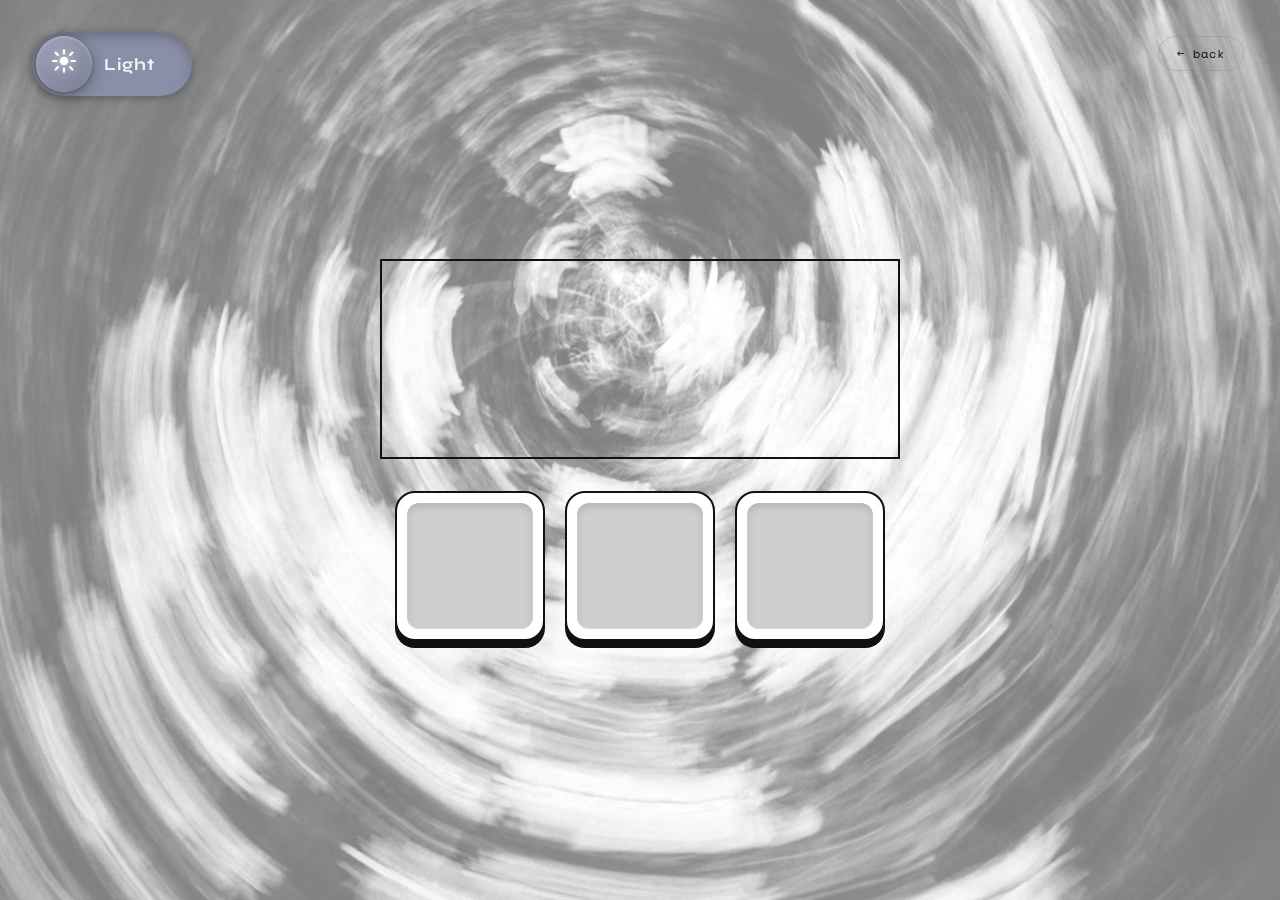
<file: a.html>
<!DOCTYPE html>
<html lang="en">
<head>
    <meta charset="UTF-8">
    <meta name="viewport" content="width=device-width, initial-scale=1.0">
    <title>Dream</title>
    <link rel="preconnect" href="https://fonts.googleapis.com">
    <link href="https://fonts.googleapis.com/css2?family=Syne:wght@700;800&family=Space+Mono:wght@400;700&display=swap" rel="stylesheet">
    <style>
        * {
            margin: 0;
            padding: 0;
            box-sizing: border-box;
        }

        :root {
            --bg: #ffffff;
            --text: #111111;
            --transition-speed: 0.6s;
        }

        body {
            font-family: 'Space Mono', monospace;
            background: var(--bg);
            color: var(--text);
            width: 100vw;
            height: 100vh;
            overflow: hidden;
            position: relative;
            transition: background var(--transition-speed) cubic-bezier(0.4, 0, 0.2, 1),
                        color var(--transition-speed) cubic-bezier(0.4, 0, 0.2, 1);
        }

        body::before {
            content: "";
            position: fixed;
            top: 0;
            left: 0;
            width: 100%;
            height: 100%;
            background-image: url('image/b1.png');
            background-size: cover;
            background-position: center;
            background-repeat: no-repeat;
            opacity: 0.5;
            z-index: -1;
            transition: opacity var(--transition-speed) ease;
            pointer-events: none;
        }

        body.dark::before {
            opacity: 0.5;
            filter: brightness(0.6) grayscale(0.2);
        }

        body.dark {
            --bg: #1e1e1e;
            --text: #e0e0e0;
        }

        .toggle-wrap {
            position: fixed;
            top: 32px;
            left: 32px;
            z-index: 100;
        }

        .toggle-track {
            position: relative;
            width: 160px;
            height: 64px;
            border-radius: 999px;
            background: #8a8fa8;
            box-shadow: inset 0 4px 12px rgba(0, 0, 0, 0.25),
                        inset 0 -2px 6px rgba(255, 255, 255, 0.12),
                        0 2px 8px rgba(0, 0, 0, 0.3);
            transition: background var(--transition-speed) cubic-bezier(0.4, 0, 0.2, 1);
            cursor: pointer;
            user-select: none;
        }

        body.dark .toggle-track {
            background: #2e2e2e;
            box-shadow: inset 0 4px 12px rgba(0, 0, 0, 0.5),
                        inset 0 -2px 6px rgba(255, 255, 255, 0.04),
                        0 2px 8px rgba(0, 0, 0, 0.5);
        }

        .toggle-label {
            position: absolute;
            top: 50%;
            transform: translateY(-50%);
            font-family: 'Syne', sans-serif;
            font-weight: 700;
            font-size: 17px;
            color: rgba(255, 255, 255, 0.9);
            letter-spacing: 0.04em;
            pointer-events: none;
            transition: opacity 0.3s ease, left 0.5s cubic-bezier(0.4, 0, 0.2, 1);
            white-space: nowrap;
        }

        .label-light {
            left: 72px;
            opacity: 1;
        }

        .label-dark {
            left: 20px;
            opacity: 0;
        }

        body.dark .label-light {
            opacity: 0;
        }

        body.dark .label-dark {
            opacity: 1;
        }

        .toggle-knob {
            position: absolute;
            top: 4px;
            left: 4px;
            width: 56px;
            height: 56px;
            border-radius: 50%;
            background: linear-gradient(145deg, #9ea3b8, #7a7f96);
            box-shadow: 0 4px 16px rgba(0, 0, 0, 0.35),
                        0 1px 4px rgba(0, 0, 0, 0.2),
                        inset 0 1px 3px rgba(255, 255, 255, 0.3);
            display: flex;
            align-items: center;
            justify-content: center;
            transition: left 0.5s cubic-bezier(0.34, 1.56, 0.64, 1),
                        background 0.5s cubic-bezier(0.4, 0, 0.2, 1),
                        box-shadow 0.5s ease;
            z-index: 3;
        }

        body.dark .toggle-knob {
            left: 100px;
            background: linear-gradient(145deg, #3a3a3a, #2a2a2a);
            box-shadow: 0 4px 16px rgba(0, 0, 0, 0.6),
                        0 1px 4px rgba(0, 0, 0, 0.4),
                        inset 0 1px 3px rgba(255, 255, 255, 0.08);
        }

        .knob-icon {
            display: flex;
            align-items: center;
            justify-content: center;
            width: 28px;
            height: 28px;
            transition: opacity 0.3s ease;
        }

        .icon-sun,
        .icon-moon {
            position: absolute;
            transition: opacity 0.3s ease;
        }

        .icon-sun {
            opacity: 1;
        }

        .icon-moon {
            opacity: 0;
        }

        body.dark .icon-sun {
            opacity: 0;
        }

        body.dark .icon-moon {
            opacity: 1;
        }

        .icon-sun svg,
        .icon-moon svg {
            width: 26px;
            height: 26px;
            filter: drop-shadow(0 0 4px rgba(255, 255, 255, 0.6));
        }

        .page-content {
            position: fixed;
            top: 50%;
            left: 50%;
            transform: translate(-50%, -50%);
            display: flex;
            flex-direction: column;
            align-items: center;
            gap: 32px;
        }

        .text-box {
            width: 520px;
            min-height: 200px;
            border: 2px solid #111;
            border-radius: 0;
            padding: 20px 22px;
            position: relative;
            display: flex;
            align-items: center;
            gap: 12px;
            background: transparent;
            transition: border-color 0.3s ease;
        }

        body.dark .text-box {
            border-color: #ddd;
        }

        .custom-select {
            position: relative;
            font-family: 'Space Mono', monospace;
            font-size: 13px;
        }

        .select-btn {
            display: flex;
            align-items: center;
            gap: 8px;
            padding: 8px 16px;
            border: 1.5px solid #111;
            border-radius: 4px;
            background: transparent;
            color: var(--text);
            font-family: 'Space Mono', monospace;
            font-size: 13px;
            cursor: pointer;
            letter-spacing: 0.04em;
            transition: background 0.2s ease;
            white-space: nowrap;
        }

        body.dark .select-btn {
            border-color: #ddd;
        }

        .select-btn:hover {
            background: rgba(128, 128, 128, 0.08);
        }

        .select-btn .arrow {
            display: inline-block;
            transition: transform 0.25s ease;
            font-size: 10px;
            opacity: 0.6;
        }

        .select-btn.open .arrow {
            transform: rotate(180deg);
        }

        .select-dropdown {
            margin-top: 6px;
            background: transparent;
            overflow: hidden;
            max-height: 0;
            opacity: 0;
            pointer-events: none;
            transition: max-height 0.3s ease, opacity 0.25s ease;
        }

        .select-dropdown.open {
            max-height: 200px;
            opacity: 1;
            pointer-events: all;
        }

        .select-option {
            padding: 10px 16px;
            font-family: 'Space Mono', monospace;
            font-size: 13px;
            color: var(--text);
            cursor: pointer;
            letter-spacing: 0.04em;
            transition: background 0.15s ease;
        }

        .select-option:hover {
            background: rgba(128, 128, 128, 0.1);
        }

        .text-box-inner {
            display: flex;
            align-items: center;
            gap: 14px;
            width: 100%;
            opacity: 0;
            transform: translateY(4px);
            transition: opacity 0.4s ease, transform 0.4s ease;
            pointer-events: none;
        }

        .text-box-inner.visible {
            opacity: 1;
            transform: translateY(0);
            pointer-events: all;
        }

        .box-text {
            flex: 1;
            font-family: 'Space Mono', monospace;
            font-size: 13px;
            color: var(--text);
            letter-spacing: 0.04em;
            transition: opacity 0.3s ease;
        }

        .box-text.done {
            opacity: 0.3;
            text-decoration: line-through;
        }

        .checkbox {
            width: 22px;
            height: 22px;
            border: 2px solid #111;
            border-radius: 4px;
            flex-shrink: 0;
            cursor: pointer;
            display: flex;
            align-items: center;
            justify-content: center;
            transition: background 0.3s ease, border-color 0.3s ease;
            background: transparent;
        }

        body.dark .checkbox {
            border-color: #ddd;
        }

        .checkbox.checked {
            background: #3ddc84;
            border-color: #3ddc84;
        }

        .checkbox svg {
            opacity: 0;
            transition: opacity 0.2s ease;
        }

        .checkbox.checked svg {
            opacity: 1;
        }

        .keys-row {
            display: flex;
            gap: 20px;
        }

        .key {
            width: 150px;
            height: 150px;
            border-radius: 20px;
            background: var(--bg);
            border: 2.5px solid #111;
            box-shadow: 0 7px 0 0 #111;
            cursor: pointer;
            position: relative;
            user-select: none;
            transition: box-shadow 0.08s ease, transform 0.08s ease;
        }

        .key::before {
            content: '';
            position: absolute;
            inset: 10px;
            border-radius: 12px;
            background: color-mix(in srgb, var(--bg) 60%, #888 40%);
            box-shadow: inset 0 3px 8px rgba(0, 0, 0, 0.15),
                        inset 0 -1px 3px rgba(255, 255, 255, 0.5);
        }

        .key:active {
            transform: translateY(6px);
            box-shadow: 0 1px 0 0 #111;
        }

        body.dark .key {
            border-color: #bbb;
            box-shadow: 0 7px 0 0 #bbb;
        }

        body.dark .key::before {
            background: color-mix(in srgb, #1e1e1e 60%, #555 40%);
            box-shadow: inset 0 3px 8px rgba(0, 0, 0, 0.4),
                        inset 0 -1px 3px rgba(255, 255, 255, 0.06);
        }

        body.dark .key:active {
            box-shadow: 0 1px 0 0 #bbb;
        }

        #typeField {
            width: 100%;
            background: transparent;
            border: none;
            outline: none;
            font-family: 'Space Mono', monospace;
            font-size: 14px;
            color: var(--text);
            letter-spacing: 0.04em;
            caret-color: var(--text);
        }

        #typeField::placeholder {
            color: rgba(128, 128, 128, 0.45);
        }

        .back-btn {
            position: fixed;
            top: 36px;
            right: 36px;
            background: none;
            border: 1px solid rgba(128, 128, 128, 0.3);
            color: var(--text);
            font-family: 'Space Mono', monospace;
            font-size: 12px;
            padding: 8px 18px;
            border-radius: 999px;
            cursor: pointer;
            transition: all 0.3s ease;
            letter-spacing: 0.08em;
        }

        .back-btn:hover {
            background: rgba(128, 128, 128, 0.15);
        }
    </style>
</head>
<body>
    <div class="toggle-wrap">
        <div class="toggle-track" id="toggleTrack">
            <span class="toggle-label label-light">Light</span>
            <span class="toggle-label label-dark">Dark</span>
            <div class="toggle-knob" id="toggleKnob">
                <div class="knob-icon">
                    <div class="icon-sun">
                        <svg viewBox="0 0 24 24" fill="none" stroke="white" stroke-width="2" stroke-linecap="round">
                            <circle cx="12" cy="12" r="4" fill="white" stroke="none" />
                            <line x1="12" y1="2" x2="12" y2="5" />
                            <line x1="12" y1="19" x2="12" y2="22" />
                            <line x1="2" y1="12" x2="5" y2="12" />
                            <line x1="19" y1="12" x2="22" y2="12" />
                            <line x1="4.22" y1="4.22" x2="6.34" y2="6.34" />
                            <line x1="17.66" y1="17.66" x2="19.78" y2="19.78" />
                            <line x1="4.22" y1="19.78" x2="6.34" y2="17.66" />
                            <line x1="17.66" y1="6.34" x2="19.78" y2="4.22" />
                        </svg>
                    </div>
                    <div class="icon-moon">
                        <svg viewBox="0 0 24 24" fill="white" stroke="none">
                            <path d="M21 12.79A9 9 0 1 1 11.21 3 7 7 0 0 0 21 12.79z" />
                        </svg>
                    </div>
                </div>
            </div>
        </div>
    </div>

    <button class="back-btn" onclick="history.back()">← back</button>

    <div class="page-content">
        <div class="text-box" id="textBox">
            <div class="text-box-inner" id="textBoxInner">
                <span class="box-text" id="boxText">So much to do, yet I act as if it’s all done.</span>
                <div class="checkbox" id="checkbox">
                    <svg width="13" height="10" viewBox="0 0 13 10" fill="none" stroke="white" stroke-width="2.2" stroke-linecap="round" stroke-linejoin="round">
                        <polyline points="1.5 5 5 8.5 11.5 1.5" />
                    </svg>
                </div>
            </div>
            <div class="text-box-inner" id="selectInner" style="flex-direction: column; align-items: flex-start;">
                <div class="custom-select" id="customSelect" style="width:100%;">
                    <button class="select-btn" id="selectBtn">
                        <span id="selectLabel">select</span>
                        <span class="arrow">▼</span>
                    </button>
                    <div class="select-dropdown" id="selectDropdown">
                        <div class="select-option" data-value="vanish">I don’t want to make a choice</div>
                        <div class="select-option" data-value="remain">I wish to avoid choosing</div>
                        <div class="select-option" data-value="silence">I refuse to choose</div>
                    </div>
                </div>
            </div>
            <div class="text-box-inner" id="typeInner">
                <input type="text" id="typeField" placeholder="type anything..." autocomplete="off" />
            </div>
        </div>
        <div class="keys-row">
            <div class="key key-1" id="key1"></div>
            <div class="key key-2" id="key2"></div>
            <div class="key key-3" id="key3"></div>
        </div>
    </div>

    <script>
        const track = document.getElementById('toggleTrack');
        let isDark = false;
        track.addEventListener('click', () => {
            isDark = !isDark;
            document.body.classList.toggle('dark', isDark);
        });

        const key1 = document.getElementById('key1');
        const textBoxInner = document.getElementById('textBoxInner');
        const checkbox = document.getElementById('checkbox');
        const boxText = document.getElementById('boxText');
        let textVisible = false;

        key1.addEventListener('click', () => {
            if (!textVisible) {
                selectInner.classList.remove('visible');
                selectVisible = false;
                textVisible = true;
                textBoxInner.classList.add('visible');
            }
        });

        checkbox.addEventListener('click', () => {
            checkbox.classList.add('checked');
            boxText.classList.add('done');
            setTimeout(() => {
                textBoxInner.classList.remove('visible');
                setTimeout(() => {
                    checkbox.classList.remove('checked');
                    boxText.classList.remove('done');
                    textVisible = false;
                }, 400);
            }, 600);
        });

        const key2 = document.getElementById('key2');
        const selectInner = document.getElementById('selectInner');
        const selectBtn = document.getElementById('selectBtn');
        const selectDropdown = document.getElementById('selectDropdown');
        const selectLabel = document.getElementById('selectLabel');
        let selectVisible = false;

        key2.addEventListener('click', () => {
            if (!selectVisible) {
                textBoxInner.classList.remove('visible');
                textVisible = false;
                selectVisible = true;
                selectInner.classList.add('visible');
            }
        });

        selectBtn.addEventListener('click', (e) => {
            e.stopPropagation();
            const isOpen = selectDropdown.classList.contains('open');
            selectDropdown.classList.toggle('open', !isOpen);
            selectBtn.classList.toggle('open', !isOpen);
        });

        document.querySelectorAll('.select-option').forEach(opt => {
            opt.addEventListener('click', () => {
                selectDropdown.classList.remove('open');
                selectBtn.classList.remove('open');
                selectInner.style.transition = 'opacity 0.4s ease';
                selectInner.style.opacity = '0';
                setTimeout(() => {
                    selectInner.classList.remove('visible');
                    selectInner.style.opacity = '';
                    selectInner.style.transition = '';
                    selectLabel.textContent = 'select';
                    selectVisible = false;
                }, 400);
            });
        });

        document.addEventListener('click', () => {
            selectDropdown.classList.remove('open');
            selectBtn.classList.remove('open');
        });

        const key3 = document.getElementById('key3');
        const typeInner = document.getElementById('typeInner');
        const typeField = document.getElementById('typeField');
        let typeVisible = false;
        let typeTimer = null;

        key3.addEventListener('click', () => {
            if (!typeVisible) {
                textBoxInner.classList.remove('visible');
                textVisible = false;
                selectInner.classList.remove('visible');
                selectVisible = false;
                typeVisible = true;
                typeInner.classList.add('visible');
                setTimeout(() => typeField.focus(), 400);
            }
        });

        typeField.addEventListener('input', () => {
            clearTimeout(typeTimer);
            typeTimer = setTimeout(() => {
                typeInner.style.transition = 'opacity 0.6s ease';
                typeInner.style.opacity = '0';
                setTimeout(() => {
                    typeInner.classList.remove('visible');
                    typeInner.style.opacity = '';
                    typeInner.style.transition = '';
                    typeField.value = '';
                    typeVisible = false;
                }, 600);
            }, 2000);
        });
    </script>
</body>
</html>
</file>
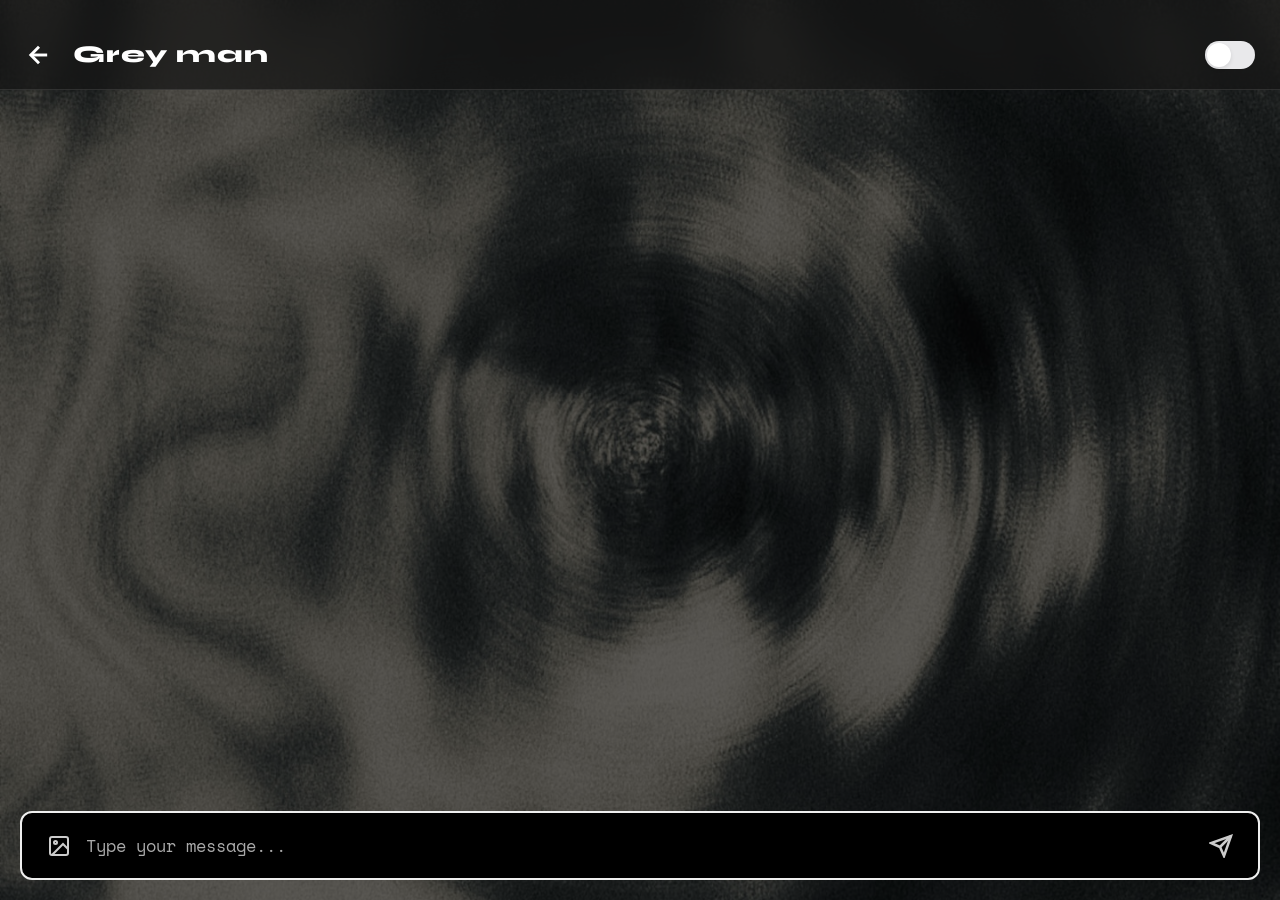
<file: chat.html>
<!DOCTYPE html>
<html lang="en">
<head>
    <meta charset="UTF-8">
    <meta name="viewport" content="width=device-width, initial-scale=1.0">
    <title>Chat</title>
    <link rel="preconnect" href="https://fonts.googleapis.com">
    <link href="https://fonts.googleapis.com/css2?family=Syne:wght@800&family=Space+Mono:wght@400;700&display=swap" rel="stylesheet">
    <style>
    * {
        margin: 0;
        padding: 0;
        box-sizing: border-box;
    }

    body {
        background-image: url('image/b2.jpg');
        background-size: cover;
        background-position: center;
        background-attachment: fixed;
        background-color: #000;
        font-family: 'Space Mono', monospace;
        height: 100vh;
        width: 100vw;
        display: flex;
        flex-direction: column;
        overflow: hidden;
        color: #fff;
    }

    body::before {
        content: '';
        position: absolute;
        top: 0;
        left: 0;
        right: 0;
        bottom: 0;
        background: rgba(0, 0, 0, 0.60);
        z-index: -1;
    }

    .header {
        background: rgba(20, 20, 20, 0.7);
        backdrop-filter: blur(20px);
        padding: 40px 25px 20px;
        display: flex;
        align-items: center;
        border-bottom: 1px solid rgba(255, 255, 255, 0.1);
        z-index: 100;
    }

    .chat-title {
        display: flex;
        align-items: center;
        gap: 10px;
        flex: 1;
        font-family: 'Syne', sans-serif;
        font-size: 24px;
        font-weight: 800;
        letter-spacing: .04em;
        color: #fff;
    }

    .mute-icon {
        display: none;
        width: 24px !important;
        height: 24px !important;
        stroke: #ff6b6b !important;
        stroke-width: 2.5;
        margin-top: 2px;
    }

    .header.is-muted .mute-icon {
        display: inline-block;
        animation: bellPop 0.3s cubic-bezier(0.175, 0.885, 0.32, 1.275);
    }

    @keyframes bellPop {
        0% { transform: scale(0); }
        100% { transform: scale(1); }
    }

    .mute-wrapper {
        width: 50px;
        height: 28px;
        background: #e9e9eb;
        border-radius: 14px;
        position: relative;
        cursor: pointer;
        transition: background 0.3s ease;
    }

    .mute-wrapper.active {
        background: #34c759;
    }

    .mute-switch {
        width: 24px;
        height: 24px;
        background: #fff;
        border-radius: 50%;
        position: absolute;
        top: 2px;
        left: 2px;
        box-shadow: 0 2px 4px rgba(0, 0, 0, 0.1);
        transition: left 0.3s cubic-bezier(0.4, 0, 0.2, 1);
    }

    .mute-wrapper.active .mute-switch {
        left: 24px;
    }

    .back-btn {
        margin-right: 20px;
        cursor: pointer;
        display: flex;
        align-items: center;
        stroke: #fff;
    }

    .chat-container {
        flex: 1;
        padding: 25px;
        overflow-y: auto;
        display: flex;
        flex-direction: column;
        gap: 20px;
        scroll-behavior: smooth;
    }

    .bubble {
        max-width: 80%;
        padding: 14px 24px;
        border-radius: 35px;
        position: relative;
        font-size: 15px;
        line-height: 1.5;
        opacity: 0;
        transform: translateY(15px);
        display: none;
        transition: all 0.4s cubic-bezier(0.175, 0.885, 0.32, 1.275);
    }

    .bubble.active {
        display: block;
        opacity: 1;
        transform: translateY(0);
    }

    .bubble.left {
        align-self: flex-start;
        background: rgba(40, 40, 40, 0.9);
        color: #bbb;
        border-bottom-left-radius: 4px;
    }

    .bubble.right {
        align-self: flex-end;
        background: #44ACFF;
        color: #fff;
        border-bottom-right-radius: 4px;
        cursor: pointer;
        border: none;
        text-align: left;
        font-family: inherit;
        margin-bottom: 30px;
    }

    .inner-thought {
        max-height: 0;
        overflow: hidden;
        transition: max-height 0.5s ease, opacity 0.3s ease;
        opacity: 0;
        font-size: 13px;
        font-weight: 700;
        border-top: 1px solid rgba(0, 0, 0, 0.08);
    }

    .bubble.right.expanded .inner-thought {
        max-height: 150px;
        margin-top: 10px;
        padding-top: 8px;
        opacity: 0.6;
    }

    .emoji-btn {
        position: absolute;
        left: 10px;
        bottom: -30px;
        font-size: 22px;
        cursor: pointer;
        user-select: none;
        z-index: 10;
    }

    @keyframes emojiPop {
        0% { transform: scale(1); opacity: 1; }
        40% { transform: scale(3.5) translate(-10px, -20px); opacity: 1; }
        100% { transform: scale(5) translate(-20px, -40px); opacity: 0; }
    }

    .emoji-active {
        animation: emojiPop 0.6s forwards;
        pointer-events: none;
    }

    .input-bar {
        margin: 20px;
        padding: 20px 25px;
        border: 2px solid #efefef;
        border-radius: 12px;
        display: flex;
        align-items: center;
        justify-content: space-between;
        cursor: pointer;
        background: #000;
        transition: all 0.2s ease;
    }

    .input-bar:hover {
        border-color: #44ACFF;
    }

    .input-bar:active {
        transform: scale(0.99);
    }

    .placeholder {
        color: #aaa;
        font-size: 17px;
    }
</style>
</head>
<body>
    <div class="header" id="header">
        <div class="back-btn" onclick="goToHome()">
            <svg width="28" height="28" viewBox="0 0 24 24" fill="none" stroke="currentColor" stroke-width="2.5">
                <line x1="19" y1="12" x2="5" y2="12"></line>
                <polyline points="12 19 5 12 12 5"></polyline>
            </svg>
        </div>
        <div class="chat-title">
            Grey man
            <svg class="mute-icon" viewBox="0 0 24 24" fill="none" stroke="currentColor" stroke-width="2" stroke-linecap="round" stroke-linejoin="round">
                <path d="M18 8A6 6 0 0 0 6 8c0 7-3 9-3 9h18s-3-2-3-9"></path>
                <line x1="6" y1="2" x2="18" y2="22"></line>
            </svg>
        </div>
        <div class="mute-wrapper" id="muteToggle">
            <div class="mute-switch"></div>
        </div>
    </div>

    <div class="chat-container" id="chat">
        <button class="bubble right" onclick="toggleThought(this)">
            Grey man?
            <div class="inner-thought">Why am I even trying to reach out?</div>
            <div class="emoji-btn" onclick="burstEmoji(event, this)">👋🏼</div>
        </button>

        <div class="bubble left">Hey! Just thinking about hitting you up. There’s a party this Sat night—wanna join? It’s gonna be really fun, loads of people coming.</div>

        <button class="bubble right" onclick="toggleThought(this)">
            Oh wow, that sounds super fun! Lemme think… gotta see if I’m free.
            <div class="inner-thought">I’m not really feeling the party… I kinda hate socializing.</div>
            <div class="emoji-btn" onclick="burstEmoji(event, this)">🤔</div>
        </button>

        <div class="bubble left">Please, you totally gotta come! Everyone’s excited to see you, and there’s gonna be lots of food and games.</div>

        <button class="bubble right" onclick="toggleThought(this)">
            Cool, I’m in! Really looking forward to hangin’ with you all.
            <div class="inner-thought">Why did I even say yes… I’m so nervous, I feel awful. Can I back out?</div>
            <div class="emoji-btn" onclick="burstEmoji(event, this)">🥳</div>
        </button>
    </div>

    <div class="input-bar" id="trigger">
        <div style="display:flex; align-items:center; gap:15px;">
            <svg width="24" height="24" viewBox="0 0 24 24" fill="none" stroke="#ccc" stroke-width="2">
                <rect x="3" y="3" width="18" height="18" rx="2" ry="2"></rect>
                <circle cx="8.5" cy="8.5" r="1.5"></circle>
                <polyline points="21 15 16 10 5 21"></polyline>
            </svg>
            <span class="placeholder">Type your message...</span>
        </div>
        <svg width="24" height="24" viewBox="0 0 24 24" fill="none" stroke="#ccc" stroke-width="2.5">
            <line x1="22" y1="2" x2="11" y2="13"></line>
            <polygon points="22 2 15 22 11 13 2 9 22 2"></polygon>
        </svg>
    </div>

    <script>
        const bubbles = document.querySelectorAll('.bubble');
        const trigger = document.getElementById('trigger');
        const container = document.getElementById('chat');
        const muteToggle = document.getElementById('muteToggle');
        const header = document.getElementById('header');
        let current = 0;
        let isMuted = false;

        function goToHome() { 
            window.location.href = 'index.html'; 
        }

        trigger.onclick = () => {
            if (current < bubbles.length) {
                bubbles[current].classList.add('active');
                container.scrollTo({ 
                    top: container.scrollHeight, 
                    behavior: 'smooth' 
                });
                current++;
            }
        };

        function toggleThought(btn) {
            if (btn.classList.contains('active')) {
                btn.classList.toggle('expanded');
                setTimeout(() => {
                    container.scrollTo({ 
                        top: container.scrollHeight, 
                        behavior: 'smooth' 
                    });
                }, 300);
            }
        }

        function burstEmoji(e, el) {
            e.stopPropagation();
            el.classList.remove('emoji-active');
            void el.offsetWidth; 
            el.classList.add('emoji-active');
            setTimeout(() => { 
                el.classList.remove('emoji-active'); 
            }, 700);
        }

        muteToggle.onclick = function() {
            isMuted = !isMuted;
            this.classList.toggle('active');
            header.classList.toggle('is-muted');
        };
    </script>
</body>
</html>
</file>
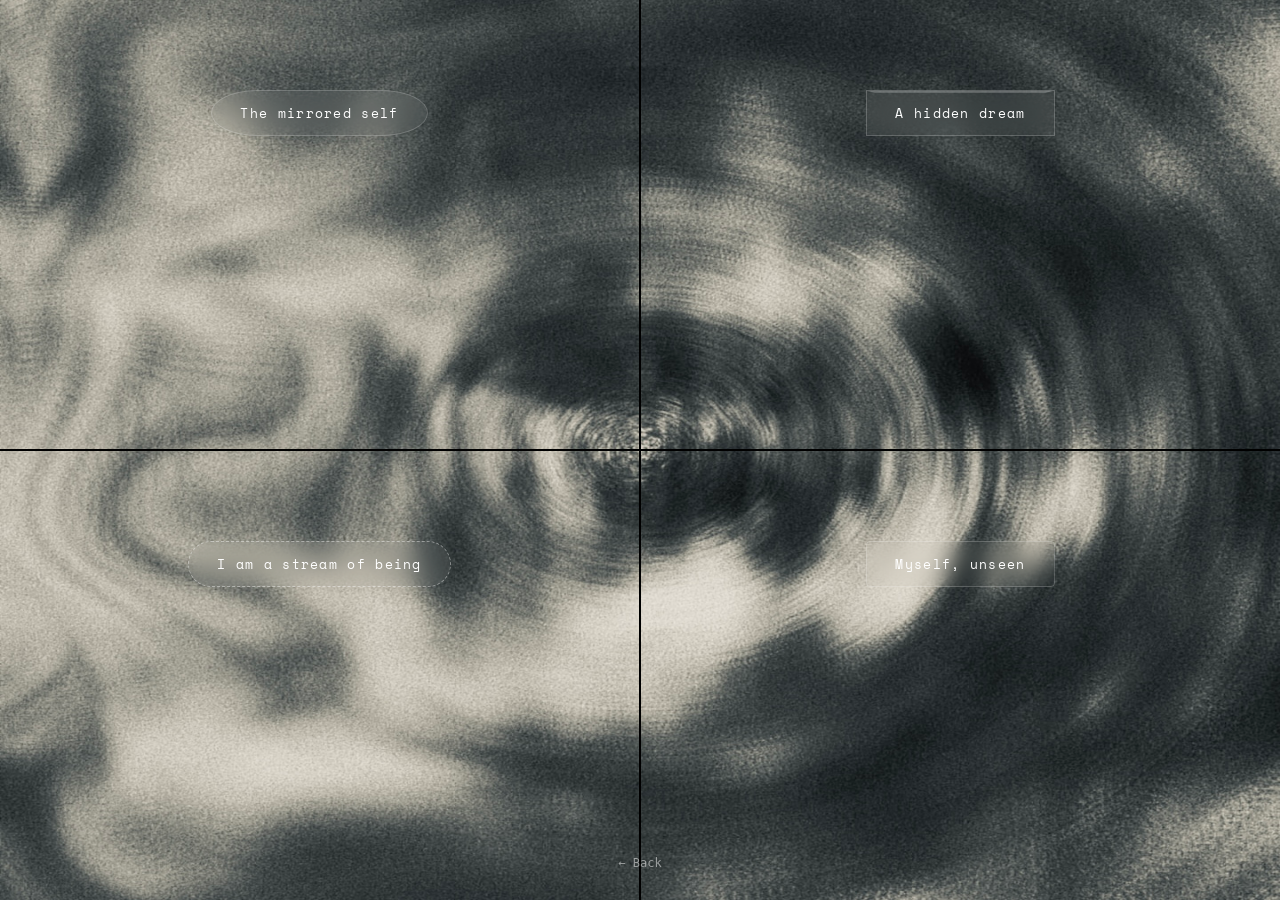
<file: dream.html>
<!DOCTYPE html>
<html lang="en">
<head>
    <meta charset="UTF-8">
    <meta name="viewport" content="width=device-width, initial-scale=1.0">
    <title>Dream Fragments</title>
    <link href="https://fonts.googleapis.com/css2?family=Syne:wght@700&family=Space+Mono&display=swap" rel="stylesheet">
    <style>
        * {
            margin: 0;
            padding: 0;
            box-sizing: border-box;
        }

        body {
            height: 100vh;
            width: 100vw;
            background: #000;
            overflow: hidden;
            display: flex;
            align-items: center;
            justify-content: center;
            font-family: 'Space Mono', monospace;
        }

        .dream-grid {
            display: grid;
            grid-template-columns: repeat(2, 1fr);
            grid-template-rows: repeat(2, 1fr);
            width: 100vw;
            height: 100vh;
            gap: 2px;
            opacity: 0;
            animation: dreamFadeIn 2s ease-out forwards 0.5s;
        }

        .grid-fragment {
            width: 100%;
            height: 100%;
            overflow: hidden;
            position: relative;
            background-image: url('image/b2.jpg'); 
            background-size: 200% 200%;
            background-repeat: no-repeat;
            animation: fragmentPulse 2s ease-in-out infinite alternate;
            display: flex;
            justify-content: center;
        }

        .tl { 
            background-position: 0% 0%; 
        }
        .tr { 
            background-position: 100% 0%; 
        }
        .bl { 
            background-position: 0% 100%; 
        }
        .br { 
            background-position: 100% 100%; 
        }

        @keyframes dreamFadeIn {
            0% { 
                opacity: 0; 
                transform: scale(1.1) blur(10px); 
            }
            100% { 
                opacity: 1; 
                transform: scale(1) blur(0px); 
            }
        }

        @keyframes fragmentPulse {
            0% { transform: scale(1); 
                filter: brightness(1); 
            }
            100% { transform: scale(1.02); 
                filter: brightness(1.1); 
            }
        }

        .back-home {
            position: fixed;
            bottom: 30px;
            left: 50%;
            transform: translateX(-50%);
            color: rgba(255, 255, 255, 0.5);
            font-family: monospace;
            font-size: 12px;
            cursor: pointer;
            text-decoration: none;
            z-index: 100;
        }

        .back-home:hover {
            color: #fff;
        }

        .dream-btn {
            position: absolute;
            top: 20%;
            padding: 12px 28px;
            background: rgba(255, 255, 255, 0.05);
            backdrop-filter: blur(10px);
            -webkit-backdrop-filter: blur(10px);
            border: 1px solid rgba(255, 255, 255, 0.2);
            color: #fff;
            font-family: 'Space Mono', monospace;
            font-size: 13px;
            letter-spacing: 0.1em;
            cursor: pointer;
            z-index: 10;
            overflow: hidden;
            transition: all 0.5s cubic-bezier(0.23, 1, 0.32, 1);
        }

        .dream-btn::before {
            content: '';
            position: absolute;
            inset: 0;
            z-index: -1;
            transition: transform 0.5s cubic-bezier(0.19, 1, 0.22, 1), opacity 0.4s ease;
            opacity: 0;
        }

        #btn-tl { 
            border-radius: 50px / 25px; 
        }
        #btn-tl::before {
            background: rgba(121, 255, 225, 0.4);
            transform: translateY(-100%);
            opacity: 1;
        }
        #btn-tl:hover::before { 
            transform: translateY(0); 
        }
        #btn-tl:hover { 
            border-color: #79ffe1; 
        }

        #btn-tr {
            border-radius: 0;
            perspective: 500px;
        }
        #btn-tr::before {
            background: rgba(255, 255, 255, 0.25);
            transform: rotateX(-90deg);
            transform-origin: top;
            opacity: 1;
        }
        #btn-tr:hover::before { 、
            transform: rotateX(0deg); 
        }
        #btn-tr:hover { 
            border-color: #fff; 
        }

        #btn-bl {
            border: 1px dashed rgba(255, 255, 255, 0.4);
            border-radius: 30px;
        }
        #btn-bl::before {
            background: rgba(162, 155, 254, 0.4);
            transform: scale(0);
            border-radius: 50%;
            opacity: 0;
        }
        #btn-bl:hover::before { 
            transform: scale(1.5); 
            opacity: 1; 
        }
        #btn-bl:hover { 
            border-style: solid; 
            border-color: #a29bfe; 
        }

        #btn-br {
            background: transparent;
            border: 1px solid rgba(255, 255, 255, 0.2);
            border-radius: 4px;
        }
        #btn-br::before {
            background: linear-gradient(90deg, transparent, rgba(255, 107, 107, 0.4), transparent);
            transform: translateX(-100%);
            opacity: 1;
        }
        #btn-br:hover {
            color: #ff6b6b;
            border-color: #ff6b6b;
            outline: 1px solid rgba(255, 107, 107, 0.5);
            outline-offset: 4px;
        }
        #btn-br:hover::before { transform: translateX(100%); }

        .fragment-content {
            position: absolute;
            inset: 0;
            opacity: 0;
            transform: scale(1.1) blur(10px);
            transition: all 1s cubic-bezier(0.19, 1, 0.22, 1);
            pointer-events: none;
            z-index: 5;
        }

        .fragment-content img {
            width: 100%;
            height: 100%;
            object-fit: contain;
            object-position: center;
        }

        .grid-fragment.show-content .fragment-content {
            opacity: 1;
            transform: scale(1) blur(0px);
            pointer-events: all;
        }

        .grid-fragment.show-content .dream-btn {
            opacity: 0;
            pointer-events: none;
            transform: translateY(-20px) scale(0.8);
        }
    </style>
</head>
<body>

    <div class="dream-grid">
        <div class="grid-fragment tl" id="frag-tl">
            <button class="dream-btn" id="btn-tl" data-target="frag-tl">The mirrored self</button>
            <div class="fragment-content">
                <img src="image/11.png" alt="Dream Fragment 1">
            </div>
        </div>

        <div class="grid-fragment tr" id="frag-tr">
            <button class="dream-btn" id="btn-tr" data-target="frag-tr">A hidden dream</button>
            <div class="fragment-content">
                <img src="image/22.png" alt="Dream Fragment 2">
            </div>
        </div>

        <div class="grid-fragment bl" id="frag-bl">
            <button class="dream-btn" id="btn-bl" data-target="frag-bl">I am a stream of being</button>
            <div class="fragment-content">
                <img src="image/33.png" alt="Dream Fragment 3">
            </div>
        </div>

        <div class="grid-fragment br" id="frag-br">
            <button class="dream-btn" id="btn-br" data-target="frag-br">Myself, unseen</button>
            <div class="fragment-content">
                <img src="image/44.png" alt="Dream Fragment 4">
            </div>
        </div>
    </div>
    
    <a href="index.html" class="back-home">← Back</a>

    <script>
        document.querySelectorAll('.dream-btn').forEach(btn => {
            btn.addEventListener('click', function(e) {
                e.stopPropagation();
                const targetId = this.getAttribute('data-target');
                const fragment = document.getElementById(targetId);
                if (fragment) {
                    fragment.classList.add('show-content');
                }
            });
        });

        document.querySelectorAll('.fragment-content').forEach(content => {
            content.addEventListener('click', function(e) {
                e.stopPropagation();
                this.closest('.grid-fragment').classList.remove('show-content');
            });
        });
    </script>
</body>
</html>
</file>
